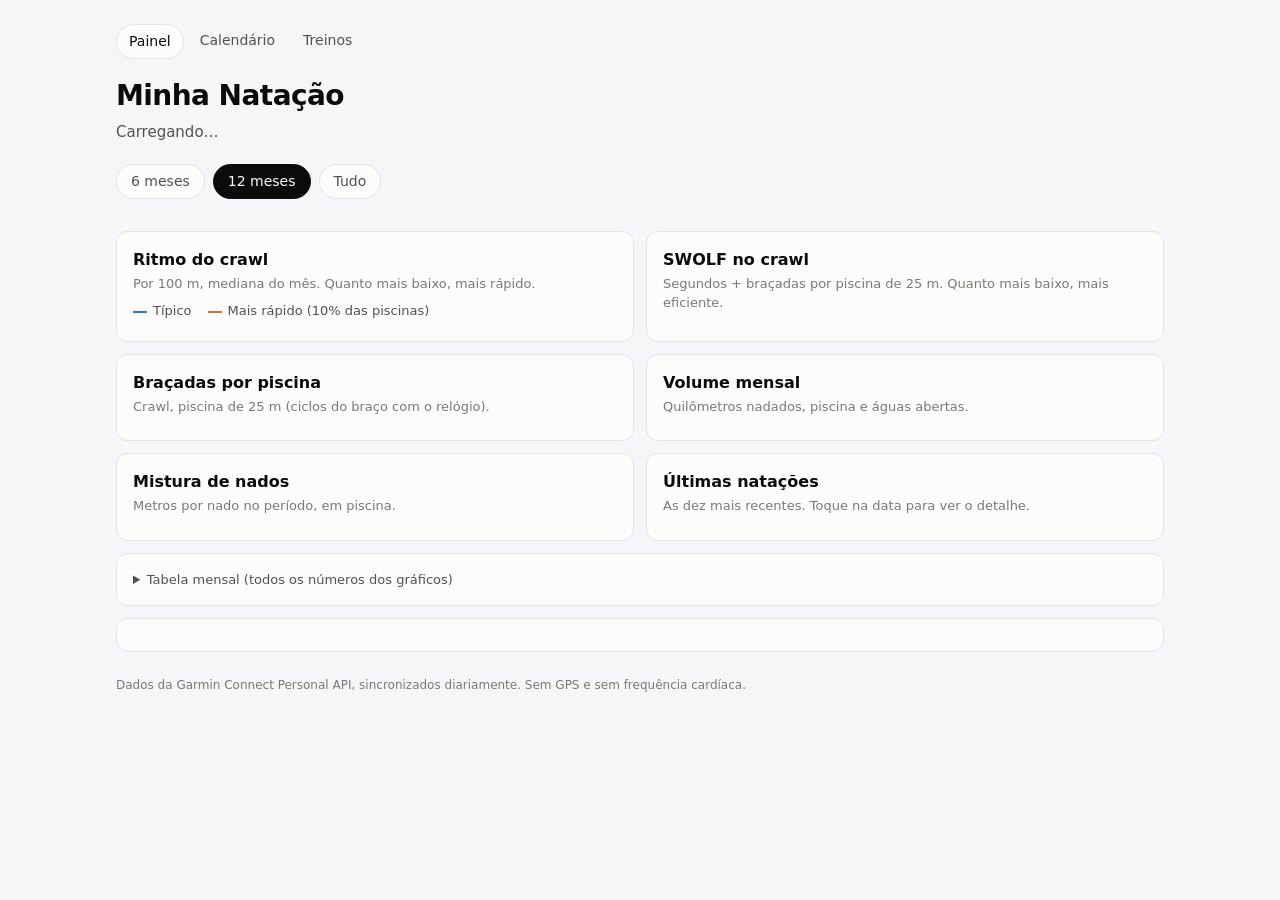
<file: index.html>
<!doctype html>
<html lang="pt-BR">
<head>
<meta charset="utf-8">
<meta name="viewport" content="width=device-width, initial-scale=1">
<title>Minha Natação</title>
<meta http-equiv="refresh" content="0; url=docs/">
<style>body { font: 16px system-ui, sans-serif; margin: 40px 16px; background: #f4f6f8; color: #0b0b0b; }
@media (prefers-color-scheme: dark) { body { background: #111; color: #f0efec; } a { color: #3987e5; } }</style>
</head>
<body><p>Abrindo o painel… <a href="docs/">Clique aqui se não abrir.</a></p></body>
</html>
</file>
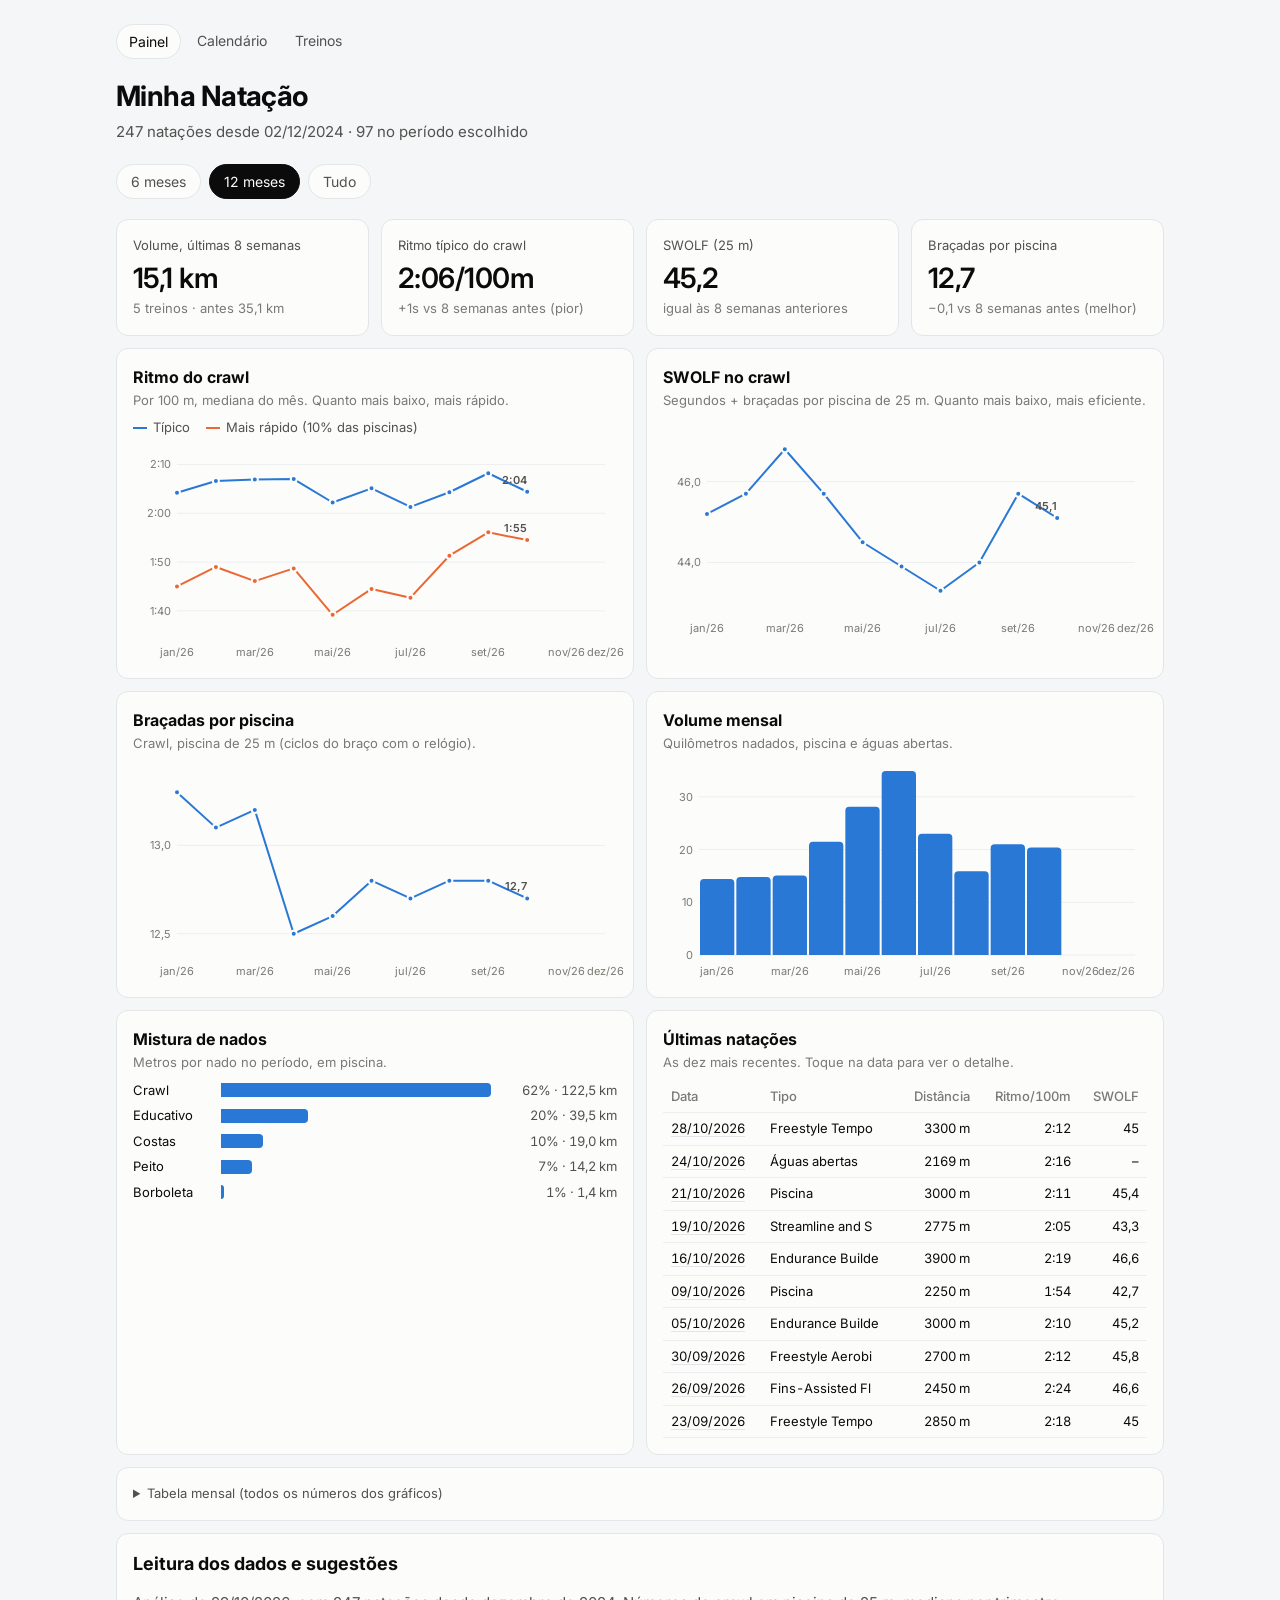
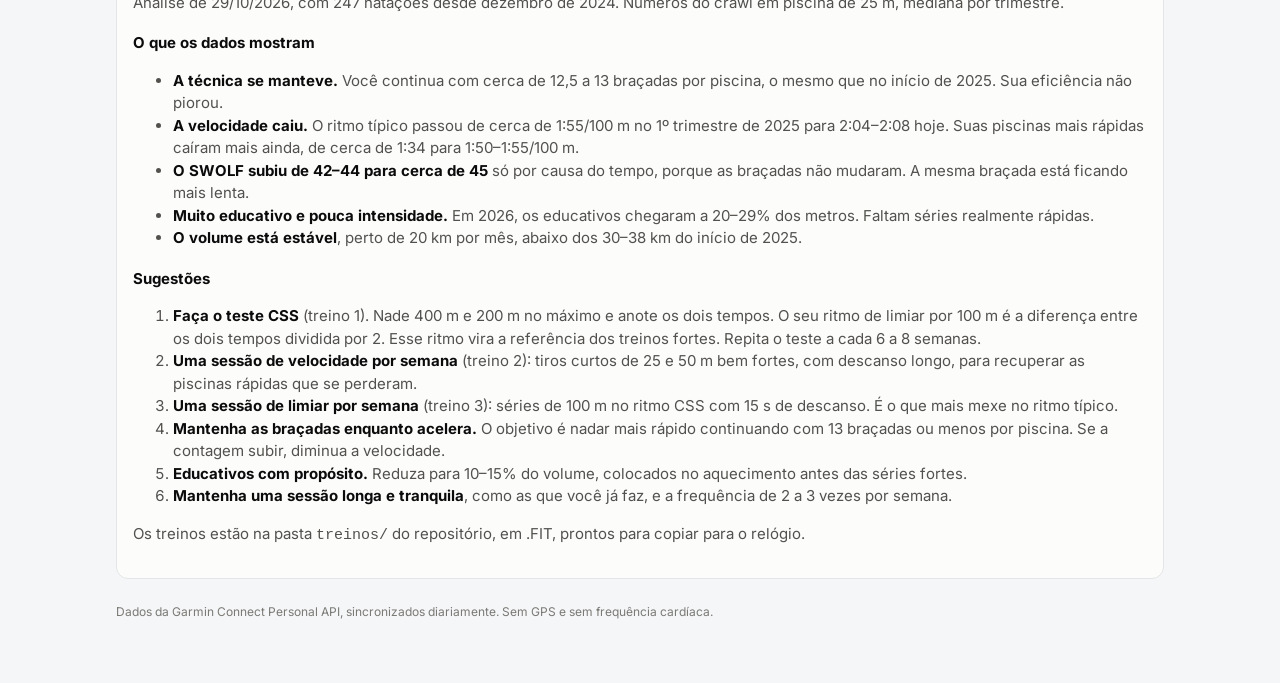
<file: docs/index.html>
<!doctype html>
<html lang="pt-BR">
<head>
<meta charset="utf-8">
<meta name="viewport" content="width=device-width, initial-scale=1">
<title>Minha Natação</title>
<link rel="preconnect" href="https://fonts.googleapis.com">
<link href="https://fonts.googleapis.com/css2?family=Inter:wght@400;500;600;700&display=swap" rel="stylesheet">
<link rel="stylesheet" href="estilo.css">
</head>
<body>
<main>
  <nav class="site-nav"><a href="./" aria-current="page">Painel</a><a href="calendario.html">Calendário</a><a href="treinos.html">Treinos</a></nav>
  <header>
    <h1>Minha Natação</h1>
    <p id="resumo">Carregando…</p>
  </header>

  <div class="filters" role="group" aria-label="Período">
    <button data-meses="6">6 meses</button>
    <button data-meses="12" aria-pressed="true">12 meses</button>
    <button data-meses="0">Tudo</button>
  </div>

  <section class="tiles" id="tiles"></section>

  <section class="grid">
    <div class="card">
      <h2>Ritmo do crawl</h2>
      <p class="sub">Por 100 m, mediana do mês. Quanto mais baixo, mais rápido.</p>
      <div class="legend"><span><i style="background:var(--s1)"></i>Típico</span><span><i style="background:var(--s2)"></i>Mais rápido (10% das piscinas)</span></div>
      <div class="chart" id="c-ritmo"></div>
    </div>
    <div class="card">
      <h2>SWOLF no crawl</h2>
      <p class="sub">Segundos + braçadas por piscina de 25 m. Quanto mais baixo, mais eficiente.</p>
      <div class="chart" id="c-swolf"></div>
    </div>
    <div class="card">
      <h2>Braçadas por piscina</h2>
      <p class="sub">Crawl, piscina de 25 m (ciclos do braço com o relógio).</p>
      <div class="chart" id="c-brac"></div>
    </div>
    <div class="card">
      <h2>Volume mensal</h2>
      <p class="sub">Quilômetros nadados, piscina e águas abertas.</p>
      <div class="chart" id="c-vol"></div>
    </div>
    <div class="card">
      <h2>Mistura de nados</h2>
      <p class="sub">Metros por nado no período, em piscina.</p>
      <div id="c-mix"></div>
    </div>
    <div class="card">
      <h2>Últimas natações</h2>
      <p class="sub">As dez mais recentes. Toque na data para ver o detalhe.</p>
      <div class="tablewrap"><table id="t-ultimas"></table></div>
    </div>
  </section>

  <details class="card" style="margin-top:12px">
    <summary>Tabela mensal (todos os números dos gráficos)</summary>
    <div class="tablewrap"><table id="t-mensal"></table></div>
  </details>

  <section class="card analise" id="analise"></section>

  <footer>Dados da Garmin Connect Personal API, sincronizados diariamente. Sem GPS e sem frequência cardíaca.</footer>
</main>


<script src="comum.js"></script>
<script>
let DADOS = [];
function render(meses) {
  const hoje = new Date();
  const corte = meses ? new Date(hoje.getFullYear(), hoje.getMonth() - meses + 1, 1) : new Date(0);
  const R = DADOS.filter(r => dt(r) >= corte);

  // Meses contínuos no período, inclusive os sem natação.
  const first = new Date(R.length ? R[R.length - 1].data.slice(0, 7) + "-01T00:00" : hoje);
  const labels = []; for (let d = new Date(first.getFullYear(), first.getMonth(), 1); d <= hoje; d.setMonth(d.getMonth() + 1)) labels.push(`${d.getFullYear()}-${String(d.getMonth() + 1).padStart(2, "0")}`);
  const by = Object.fromEntries(labels.map(l => [l, []])); for (const r of R) by[r.data.slice(0, 7)]?.push(r);
  const col = f => labels.map(l => { const v = median(by[l].map(f)); return v == null ? null : Math.round(v * 10) / 10; });
  const ritmo = col(r => r.livre_ritmo_100m_s), rapido = col(r => r.livre_ritmo_rapido_100m_s);
  const swolf = col(r => r.livre_swolf_25m), brac = col(r => r.livre_bracadas_25m);
  const vol = labels.map(l => Math.round(by[l].reduce((a, r) => a + r.distancia_m, 0) / 100) / 10);

  lineChart(document.getElementById("c-ritmo"), labels, [{ name: "Típico", color: css("--s1"), values: ritmo }, { name: "Mais rápido", color: css("--s2"), values: rapido }], mmss);
  lineChart(document.getElementById("c-swolf"), labels, [{ name: "SWOLF", color: css("--s1"), values: swolf }], v => v.toFixed(1).replace(".", ","));
  lineChart(document.getElementById("c-brac"), labels, [{ name: "Braçadas", color: css("--s1"), values: brac }], v => v.toFixed(1).replace(".", ","));
  barChart(document.getElementById("c-vol"), labels, vol, v => `${String(v).replace(".", ",")} km`);

  // Blocos de destaque: últimas 8 semanas contra as 8 anteriores.
  const dias = r => (hoje - dt(r)) / 864e5;
  const recente = DADOS.filter(r => dias(r) <= 56), antes = DADOS.filter(r => dias(r) > 56 && dias(r) <= 112);
  const med = (L, f) => median(L.map(f));
  const tiles = document.getElementById("tiles"); tiles.replaceChildren();
  const km = L => L.reduce((a, r) => a + r.distancia_m, 0) / 1000;
  const comp = (a, b, fmt, menorMelhor) => { if (a == null || b == null) return "sem comparação"; const d = a - b; if (Math.abs(d) < 0.05) return "igual às 8 semanas anteriores"; const melhor = menorMelhor ? d < 0 : d > 0; return `${d > 0 ? "+" : "−"}${fmt(Math.abs(d))} vs 8 semanas antes (${melhor ? "melhor" : "pior"})`; };
  tiles.append(
    tile("Volume, últimas 8 semanas", `${km(recente).toFixed(1).replace(".", ",")} km`, `${recente.length} treinos · antes ${km(antes).toFixed(1).replace(".", ",")} km`),
    tile("Ritmo típico do crawl", `${mmss(med(recente, r => r.livre_ritmo_100m_s))}/100m`, comp(med(recente, r => r.livre_ritmo_100m_s), med(antes, r => r.livre_ritmo_100m_s), v => `${Math.round(v)}s`, true)),
    tile("SWOLF (25 m)", (med(recente, r => r.livre_swolf_25m) ?? 0).toFixed(1).replace(".", ","), comp(med(recente, r => r.livre_swolf_25m), med(antes, r => r.livre_swolf_25m), v => v.toFixed(1).replace(".", ","), true)),
    tile("Braçadas por piscina", (med(recente, r => r.livre_bracadas_25m) ?? 0).toFixed(1).replace(".", ","), comp(med(recente, r => r.livre_bracadas_25m), med(antes, r => r.livre_bracadas_25m), v => v.toFixed(1).replace(".", ","), true)),
  );

  const mix = {}; for (const r of R) for (const [k, v] of Object.entries(r.nados_m || {})) mix[k] = (mix[k] || 0) + v;
  const tot = Object.values(mix).reduce((a, b) => a + b, 0) || 1, maxv = Math.max(...Object.values(mix), 1);
  const mixNode = document.getElementById("c-mix"); mixNode.replaceChildren();
  for (const [k, v] of Object.entries(mix).sort((a, b) => b[1] - a[1])) {
    const row = document.createElement("div"); row.className = "mix-row";
    const n = document.createElement("span"); n.textContent = NADOS[k] || k;
    const track = document.createElement("div"); const bar = document.createElement("div"); bar.className = "bar"; bar.style.width = (v / maxv * 100) + "%"; track.appendChild(bar);
    const val = document.createElement("span"); val.className = "v"; val.textContent = `${Math.round(v / tot * 100)}% · ${(v / 1000).toFixed(1).replace(".", ",")} km`;
    row.append(n, track, val); mixNode.appendChild(row);
  }

  table(document.getElementById("t-ultimas"), ["Data", "Tipo", "Distância", "Ritmo/100m", "SWOLF"],
    DADOS.slice(0, 10).map(r => [{ texto: dataBR(r.data), href: `sessao.html?id=${r.id}` }, r.tipo === "open_water_swimming" ? "Águas abertas" : (r.treino || "Piscina"), `${Math.round(r.distancia_m)} m`, mmss(r.ritmo_100m_s), r.livre_swolf_25m != null ? String(r.livre_swolf_25m).replace(".", ",") : "–"]));
  table(document.getElementById("t-mensal"), ["Mês", "Volume", "Ritmo típico", "Mais rápido", "SWOLF", "Braçadas"],
    labels.map((l, i) => [mesLabel(l), `${String(vol[i]).replace(".", ",")} km`, mmss(ritmo[i]), mmss(rapido[i]), swolf[i] ?? "–", brac[i] ?? "–"]).reverse());

  const n = R.length;
  document.getElementById("resumo").textContent = `${DADOS.length} natações desde ${DADOS.length ? DADOS[DADOS.length - 1].data.slice(0, 10).split("-").reverse().join("/") : "–"} · ${n} no período escolhido`;
}

document.querySelectorAll(".filters button").forEach(b => b.addEventListener("click", () => {
  document.querySelectorAll(".filters button").forEach(o => o.setAttribute("aria-pressed", String(o === b)));
  try { localStorage.setItem("periodo", b.dataset.meses); } catch (e) {}
  render(+b.dataset.meses);
}));

Promise.all([fetch("data/metricas.json").then(r => r.json()), fetch("data/analise.html").then(r => r.ok ? r.text() : "").catch(() => "")]).then(([dados, analise]) => {
  DADOS = dados.sort((a, b) => b.data.localeCompare(a.data) || b.id - a.id);
  // analise.html é escrito por nós no próprio repositório, não vem da API.
  document.getElementById("analise").innerHTML = analise;
  let p = "12"; try { p = localStorage.getItem("periodo") || "12"; } catch (e) {}
  document.querySelector(`.filters button[data-meses="${p}"]`)?.click();
});
</script>
</body>
</html>
</file>
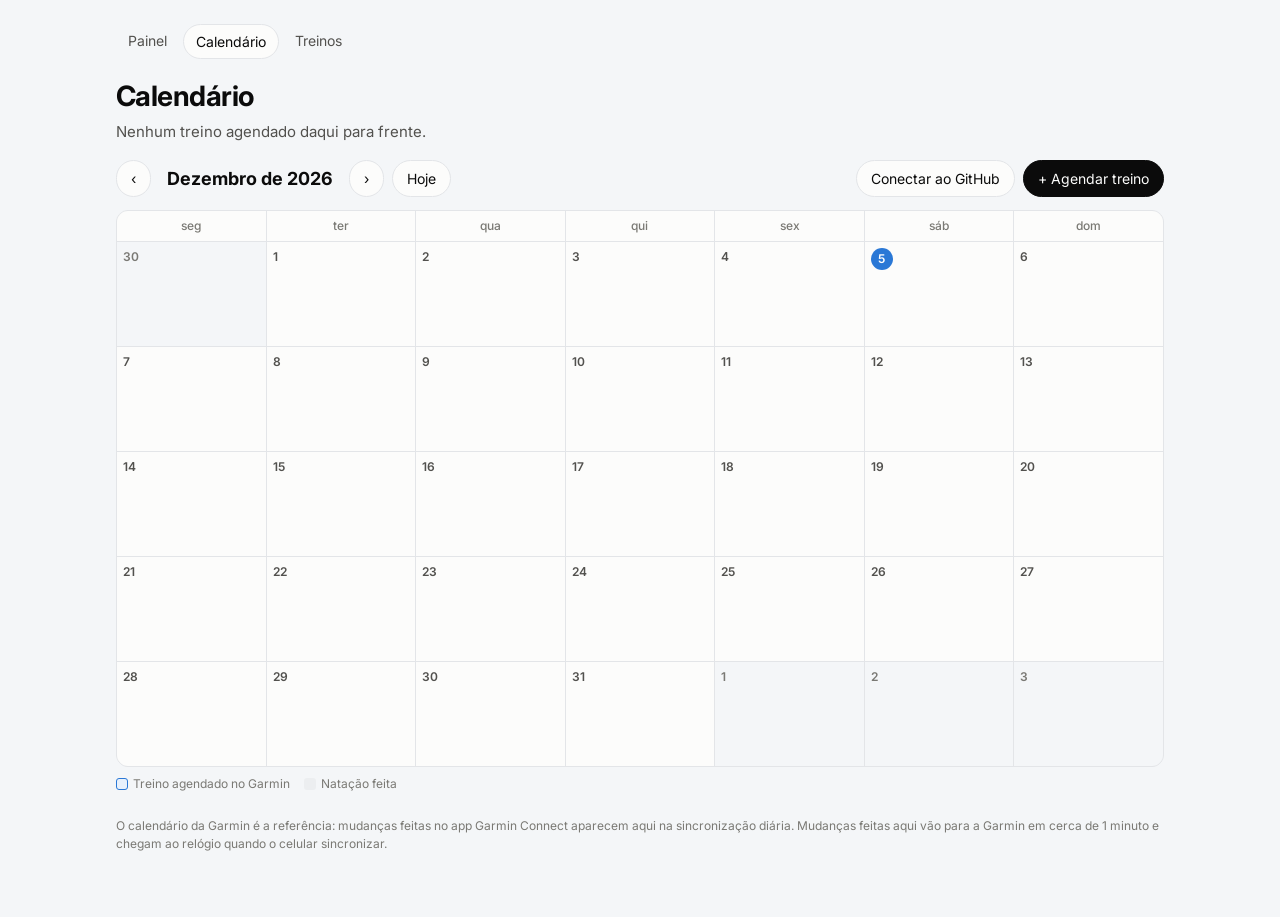
<file: docs/calendario.html>
<!doctype html>
<html lang="pt-BR">
<head>
<meta charset="utf-8">
<meta name="viewport" content="width=device-width, initial-scale=1">
<title>Calendário de Treinos</title>
<link rel="preconnect" href="https://fonts.googleapis.com">
<link href="https://fonts.googleapis.com/css2?family=Inter:wght@400;500;600;700&display=swap" rel="stylesheet">
<link rel="stylesheet" href="estilo.css">
<style>
.barra { display: flex; align-items: center; gap: 8px; margin: 16px 0 12px; flex-wrap: wrap; }
.barra h2 { font-size: 18px; margin: 0 8px; min-width: 150px; }
.btn {
  border: 1px solid var(--border); background: var(--surface); color: var(--text);
  padding: 7px 14px; border-radius: 999px; font: inherit; font-size: 14px; cursor: pointer;
}
.btn.prim { background: var(--text); color: var(--surface); border-color: var(--text); }
.btn.perigo { color: #c2410c; }
.btn:disabled { opacity: .5; cursor: default; }
.espaco { flex: 1; }
.status { font-size: 13px; color: var(--text-2); }
.grade { display: grid; grid-template-columns: repeat(7, 1fr); gap: 1px; background: var(--border); border: 1px solid var(--border); border-radius: 12px; overflow: hidden; }
.grade .cab { background: var(--surface); text-align: center; font-size: 12px; color: var(--muted); padding: 6px 0; font-weight: 500; }
.dia { background: var(--surface); min-height: 104px; padding: 6px; display: flex; flex-direction: column; gap: 4px; }
.dia.fora { background: var(--bg); }
.dia.fora .num { color: var(--muted); }
.dia .num { font-size: 12px; font-weight: 600; color: var(--text-2); }
.dia.hoje .num { background: var(--s1); color: #fff; border-radius: 999px; width: 22px; height: 22px; display: grid; place-items: center; }
.chip {
  display: block; width: 100%; text-align: left; font: inherit; font-size: 12px; line-height: 1.3;
  border-radius: 6px; padding: 4px 6px; cursor: pointer; border: 1px solid transparent; color: var(--text);
  overflow: hidden; text-overflow: ellipsis; white-space: nowrap; text-decoration: none;
}
.chip.plano { background: var(--accent-wash); border-color: var(--s1); }
.chip.plano.passado { opacity: .6; }
.chip.feito { background: var(--grid); }
.chip.pendente { border-style: dashed; opacity: .7; }
.chip b { font-weight: 600; }
.agenda { display: none; }
.agenda .linha { display: grid; grid-template-columns: 64px 1fr; gap: 10px; padding: 10px 0; border-top: 1px solid var(--grid); }
.agenda .linha:first-child { border-top: 0; }
.agenda .d { font-size: 13px; color: var(--text-2); }
.agenda .d b { display: block; font-size: 18px; color: var(--text); }
.agenda .linha.hoje .d b { color: var(--s1); }
.agenda .itens { display: flex; flex-direction: column; gap: 6px; }
.agenda .chip { font-size: 14px; padding: 8px 10px; white-space: normal; }
@media (max-width: 720px) { .grade { display: none; } .agenda { display: block; } }
.leg { display: flex; gap: 14px; font-size: 12px; color: var(--muted); margin-top: 8px; flex-wrap: wrap; }
.leg i { display: inline-block; width: 12px; height: 12px; border-radius: 3px; margin-right: 5px; vertical-align: -2px; }
dialog { border: 1px solid var(--border); border-radius: 14px; background: var(--surface); color: var(--text); padding: 20px; width: min(440px, calc(100vw - 32px)); }
dialog::backdrop { background: rgba(0,0,0,.4); }
dialog h3 { margin: 0 0 4px; font-size: 18px; }
dialog p { color: var(--text-2); font-size: 14px; margin: 6px 0; }
dialog label { display: block; font-size: 13px; color: var(--text-2); margin: 12px 0 4px; }
dialog input, dialog select { width: 100%; font: inherit; padding: 8px 10px; border-radius: 8px; border: 1px solid var(--border); background: var(--bg); color: var(--text); }
dialog .acoes { display: flex; gap: 8px; justify-content: flex-end; margin-top: 16px; flex-wrap: wrap; }
dialog ol { padding-left: 20px; font-size: 14px; color: var(--text-2); }
.aviso { font-size: 13px; background: var(--accent-wash); border-radius: 8px; padding: 8px 10px; color: var(--text-2); }
</style>
</head>
<body>
<main>
  <nav class="site-nav"><a href="./">Painel</a><a href="calendario.html" aria-current="page">Calendário</a><a href="treinos.html">Treinos</a></nav>
  <header>
    <h1>Calendário</h1>
    <p id="resumo">Treinos agendados no Garmin Connect e natações feitas.</p>
  </header>

  <div class="barra">
    <button class="btn" id="ant" aria-label="Mês anterior">‹</button>
    <h2 id="mes"></h2>
    <button class="btn" id="prox" aria-label="Próximo mês">›</button>
    <button class="btn" id="hoje">Hoje</button>
    <span class="espaco"></span>
    <button class="btn" id="conectar">Conectar ao GitHub</button>
    <button class="btn prim" id="novo">+ Agendar treino</button>
  </div>
  <p class="status" id="status" aria-live="polite"></p>

  <section class="grade" id="grade"></section>
  <section class="card agenda" id="agenda"></section>
  <div class="leg">
    <span><i style="background:var(--accent-wash);border:1px solid var(--s1)"></i>Treino agendado no Garmin</span>
    <span><i style="background:var(--grid)"></i>Natação feita</span>
  </div>

  <footer>O calendário da Garmin é a referência: mudanças feitas no app Garmin Connect aparecem aqui na sincronização diária. Mudanças feitas aqui vão para a Garmin em cerca de 1 minuto e chegam ao relógio quando o celular sincronizar.</footer>
</main>

<dialog id="dlg-item">
  <h3 id="item-nome"></h3>
  <p id="item-info"></p>
  <p><a id="item-link" href="#">Ver o treino passo a passo</a></p>
  <label for="item-data">Mudar para o dia</label>
  <input type="date" id="item-data">
  <div class="acoes">
    <button class="btn perigo" id="item-remover">Tirar do calendário</button>
    <button class="btn" id="item-fechar">Fechar</button>
    <button class="btn prim" id="item-mover">Mudar dia</button>
  </div>
</dialog>

<dialog id="dlg-novo">
  <h3>Agendar treino</h3>
  <label for="novo-treino">Treino</label>
  <select id="novo-treino"></select>
  <label for="novo-data">Dia</label>
  <input type="date" id="novo-data">
  <div class="acoes">
    <button class="btn" id="novo-fechar">Cancelar</button>
    <button class="btn prim" id="novo-ok">Agendar</button>
  </div>
</dialog>

<dialog id="dlg-token">
  <h3>Conectar ao GitHub</h3>
  <p>Para mudar o calendário daqui, a página precisa de um token do GitHub que só consegue disparar os fluxos deste repositório. Ele fica salvo só neste navegador.</p>
  <ol>
    <li>Abra <a href="https://github.com/settings/personal-access-tokens/new" target="_blank" rel="noopener">GitHub → Fine-grained token</a>.</li>
    <li>Em <em>Repository access</em>, escolha <em>Only select repositories</em> → <code>natacao</code>.</li>
    <li>Em <em>Permissions</em>: <strong>Actions: Read and write</strong> e <strong>Contents: Read-only</strong>.</li>
    <li>Gere, copie e cole abaixo.</li>
  </ol>
  <label for="token">Token</label>
  <input type="password" id="token" autocomplete="off" placeholder="github_pat_…">
  <p class="aviso">Não use um token com mais permissões que isso. Para revogar, apague-o nas configurações do GitHub.</p>
  <div class="acoes">
    <button class="btn perigo" id="token-sair">Desconectar</button>
    <button class="btn" id="token-fechar">Fechar</button>
    <button class="btn prim" id="token-ok">Salvar</button>
  </div>
</dialog>

<script src="comum.js"></script>
<script>
const REPO = "fernandalpcosta/natacao";
const DIAS = ["seg", "ter", "qua", "qui", "sex", "sáb", "dom"];
const $ = id => document.getElementById(id);
const iso = d => `${d.getFullYear()}-${String(d.getMonth() + 1).padStart(2, "0")}-${String(d.getDate()).padStart(2, "0")}`;
const hojeISO = iso(new Date());

let CAL = [], FEITAS = [], TREINOS = [], pendentes = [];
let ref = new Date(); ref.setDate(1);
let atual = null;

const lerToken = () => { try { return localStorage.getItem("gh-token") || ""; } catch (e) { return ""; } };
const gravarToken = t => { try { t ? localStorage.setItem("gh-token", t) : localStorage.removeItem("gh-token"); } catch (e) {} };
const status = t => { $("status").textContent = t; };

async function carregarCalendario() {
  const tok = lerToken();
  if (tok) {
    // Direto do repositório: não espera o GitHub Pages republicar.
    const r = await fetch(`https://api.github.com/repos/${REPO}/contents/docs/data/calendario.json?ref=main`, { headers: { Authorization: `Bearer ${tok}`, Accept: "application/vnd.github.raw+json" }, cache: "no-store" });
    if (r.ok) return r.json();
  }
  const r = await fetch("data/calendario.json", { cache: "no-store" });
  return r.ok ? r.json() : [];
}

function treinoDe(item) { return TREINOS.find(t => t.arquivo.replace(".fit", "") === item.treino); }

function chipPlano(item) {
  const t = treinoDe(item);
  const a = document.createElement("button");
  a.className = "chip plano" + (item.data < hojeISO ? " passado" : "") + (item.pendente ? " pendente" : "");
  const b = document.createElement("b"); b.textContent = item.nome;
  a.appendChild(b);
  if (t) a.appendChild(document.createTextNode(` · ${(t.total_m / 1000).toFixed(1).replace(".", ",")} km`));
  if (item.pendente) a.appendChild(document.createTextNode(" · enviando…"));
  a.title = item.nome;
  a.addEventListener("click", () => abrirItem(item));
  return a;
}

function chipFeito(r) {
  const a = document.createElement("a");
  a.className = "chip feito"; a.href = `sessao.html?id=${r.id}`;
  a.textContent = `✓ ${(r.distancia_m / 1000).toFixed(1).replace(".", ",")} km${r.tipo === "open_water_swimming" ? " mar" : ""}`;
  a.title = r.treino || "Natação feita";
  return a;
}

function itensDoDia(d) {
  const plano = [...CAL, ...pendentes].filter(i => i.data === d);
  const feitas = FEITAS.filter(r => r.data === d);
  return [...plano.map(chipPlano), ...feitas.map(chipFeito)];
}

function render() {
  const nomeMes = ref.toLocaleDateString("pt-BR", { month: "long", year: "numeric" });
  $("mes").textContent = nomeMes[0].toUpperCase() + nomeMes.slice(1);
  const grade = $("grade"); grade.replaceChildren();
  for (const d of DIAS) { const c = document.createElement("div"); c.className = "cab"; c.textContent = d; grade.appendChild(c); }
  const ini = new Date(ref); ini.setDate(1 - ((ref.getDay() + 6) % 7));
  const agenda = $("agenda"); agenda.replaceChildren();
  const fim = new Date(ref.getFullYear(), ref.getMonth() + 1, 0);
  const total = Math.ceil(((ref.getDay() + 6) % 7 + fim.getDate()) / 7) * 7;
  for (let i = 0; i < total; i++) {
    const dia = new Date(ini); dia.setDate(ini.getDate() + i);
    const d = iso(dia), itens = itensDoDia(d);
    const cel = document.createElement("div");
    cel.className = "dia" + (dia.getMonth() !== ref.getMonth() ? " fora" : "") + (d === hojeISO ? " hoje" : "");
    const n = document.createElement("span"); n.className = "num"; n.textContent = dia.getDate(); cel.appendChild(n);
    itens.forEach(x => cel.appendChild(x));
    grade.appendChild(cel);
    // Agenda (celular): só dias do mês com algo, e hoje.
    if (dia.getMonth() === ref.getMonth() && (itens.length || d === hojeISO)) {
      const l = document.createElement("div"); l.className = "linha" + (d === hojeISO ? " hoje" : "");
      const dd = document.createElement("div"); dd.className = "d";
      const b = document.createElement("b"); b.textContent = dia.getDate();
      dd.append(b, document.createTextNode(DIAS[(dia.getDay() + 6) % 7]));
      const it = document.createElement("div"); it.className = "itens";
      if (itens.length) itensDoDia(d).forEach(x => it.appendChild(x)); else it.textContent = "Hoje, nada agendado";
      l.append(dd, it); agenda.appendChild(l);
    }
  }
  if (!agenda.children.length) agenda.textContent = "Nada neste mês.";
  $("conectar").textContent = lerToken() ? "GitHub conectado" : "Conectar ao GitHub";
}

function abrirItem(item) {
  atual = item;
  $("item-nome").textContent = item.nome;
  const t = treinoDe(item);
  $("item-info").textContent = `${new Date(item.data + "T12:00").toLocaleDateString("pt-BR", { weekday: "long", day: "numeric", month: "long" })}${t ? ` · ${t.total_m.toLocaleString("pt-BR")} m` : ""}`;
  $("item-link").href = t ? `treinos.html#${item.treino}` : "https://connect.garmin.com/modern/calendar";
  $("item-link").textContent = t ? "Ver o treino passo a passo" : "Abrir no Garmin Connect";
  $("item-data").value = item.data;
  const pode = !item.pendente && item.agendamento_id;
  $("item-mover").disabled = $("item-remover").disabled = !pode;
  $("dlg-item").showModal();
}

async function disparar(inputs, descricao) {
  const tok = lerToken();
  if (!tok) {
    status(`Para ${descricao}, conecte ao GitHub primeiro (botão "Conectar ao GitHub"), ou use Actions → Calendario de treinos no GitHub.`);
    $("dlg-token").showModal();
    return false;
  }
  const r = await fetch(`https://api.github.com/repos/${REPO}/actions/workflows/calendario.yml/dispatches`, {
    method: "POST", headers: { Authorization: `Bearer ${tok}`, Accept: "application/vnd.github+json" },
    body: JSON.stringify({ ref: "main", inputs }),
  });
  if (r.status !== 204) { status(`O GitHub recusou o pedido (HTTP ${r.status}). Confira o token e as permissões.`); return false; }
  status(`Pedido enviado: ${descricao}. A Garmin atualiza em cerca de 1 minuto…`);
  esperarMudanca();
  return true;
}

async function esperarMudanca() {
  const antes = JSON.stringify(CAL);
  for (let i = 0; i < 24; i++) {
    await new Promise(r => setTimeout(r, 10000));
    const novo = await carregarCalendario().catch(() => null);
    if (novo && JSON.stringify(novo) !== antes) {
      CAL = novo; pendentes = []; render();
      status("Calendário atualizado na Garmin. O relógio recebe na próxima sincronização do celular.");
      return;
    }
  }
  status("Ainda não atualizou. Veja em Actions → Calendario de treinos no GitHub se houve erro.");
}

$("item-mover").addEventListener("click", async () => {
  const nova = $("item-data").value;
  if (!nova || nova === atual.data) return;
  $("dlg-item").close();
  if (await disparar({ acao: "mover", agendamento_id: String(atual.agendamento_id), data: nova }, `mover ${atual.nome} para ${dataBR(nova)}`)) {
    CAL = CAL.filter(i => i !== atual); pendentes.push({ ...atual, data: nova, pendente: true }); render();
  }
});
$("item-remover").addEventListener("click", async () => {
  if (!confirm(`Tirar "${atual.nome}" do calendário da Garmin? O treino continua na sua biblioteca.`)) return;
  $("dlg-item").close();
  if (await disparar({ acao: "remover", agendamento_id: String(atual.agendamento_id) }, `tirar ${atual.nome} do calendário`)) {
    CAL = CAL.filter(i => i !== atual); render();
  }
});
$("item-fechar").addEventListener("click", () => $("dlg-item").close());

$("novo").addEventListener("click", () => { $("novo-data").value = hojeISO; $("dlg-novo").showModal(); });
$("novo-fechar").addEventListener("click", () => $("dlg-novo").close());
$("novo-ok").addEventListener("click", async () => {
  const stem = $("novo-treino").value, data = $("novo-data").value;
  if (!stem || !data) return;
  $("dlg-novo").close();
  const t = TREINOS.find(x => x.arquivo === stem + ".fit");
  if (await disparar({ acao: "agendar", treino: stem, data }, `agendar ${t.nome} em ${dataBR(data)}`)) {
    pendentes.push({ data, nome: t.nome, treino: stem, pendente: true }); render();
  }
});

$("conectar").addEventListener("click", () => { $("token").value = ""; $("dlg-token").showModal(); });
$("token-fechar").addEventListener("click", () => $("dlg-token").close());
$("token-sair").addEventListener("click", () => { gravarToken(""); $("dlg-token").close(); render(); status("Desconectado. O token foi apagado deste navegador."); });
$("token-ok").addEventListener("click", async () => {
  const t = $("token").value.trim(); if (!t) return;
  const r = await fetch(`https://api.github.com/repos/${REPO}/actions/workflows/calendario.yml`, { headers: { Authorization: `Bearer ${t}` } });
  if (!r.ok) { status(`Esse token não acessa o repositório (HTTP ${r.status}).`); return; }
  gravarToken(t); $("dlg-token").close(); render(); status("GitHub conectado. Agora dá para mudar o calendário por aqui.");
});

$("ant").addEventListener("click", () => { ref.setMonth(ref.getMonth() - 1); render(); });
$("prox").addEventListener("click", () => { ref.setMonth(ref.getMonth() + 1); render(); });
$("hoje").addEventListener("click", () => { ref = new Date(); ref.setDate(1); render(); });

Promise.all([carregarCalendario(), fetch("data/metricas.json").then(r => r.json()), fetch("treinos/index.json").then(r => r.json())]).then(([cal, met, tr]) => {
  CAL = cal; FEITAS = met; TREINOS = tr;
  const sel = $("novo-treino");
  for (const t of TREINOS) { const o = document.createElement("option"); o.value = t.arquivo.replace(".fit", ""); o.textContent = `${t.nome} · ${t.total_m.toLocaleString("pt-BR")} m`; sel.appendChild(o); }
  const prox = CAL.filter(i => i.data >= hojeISO);
  $("resumo").textContent = prox.length ? `Próximo treino: ${prox[0].nome}, ${dataBR(prox[0].data)}.` : "Nenhum treino agendado daqui para frente.";
  render();
});
</script>
</body>
</html>
</file>
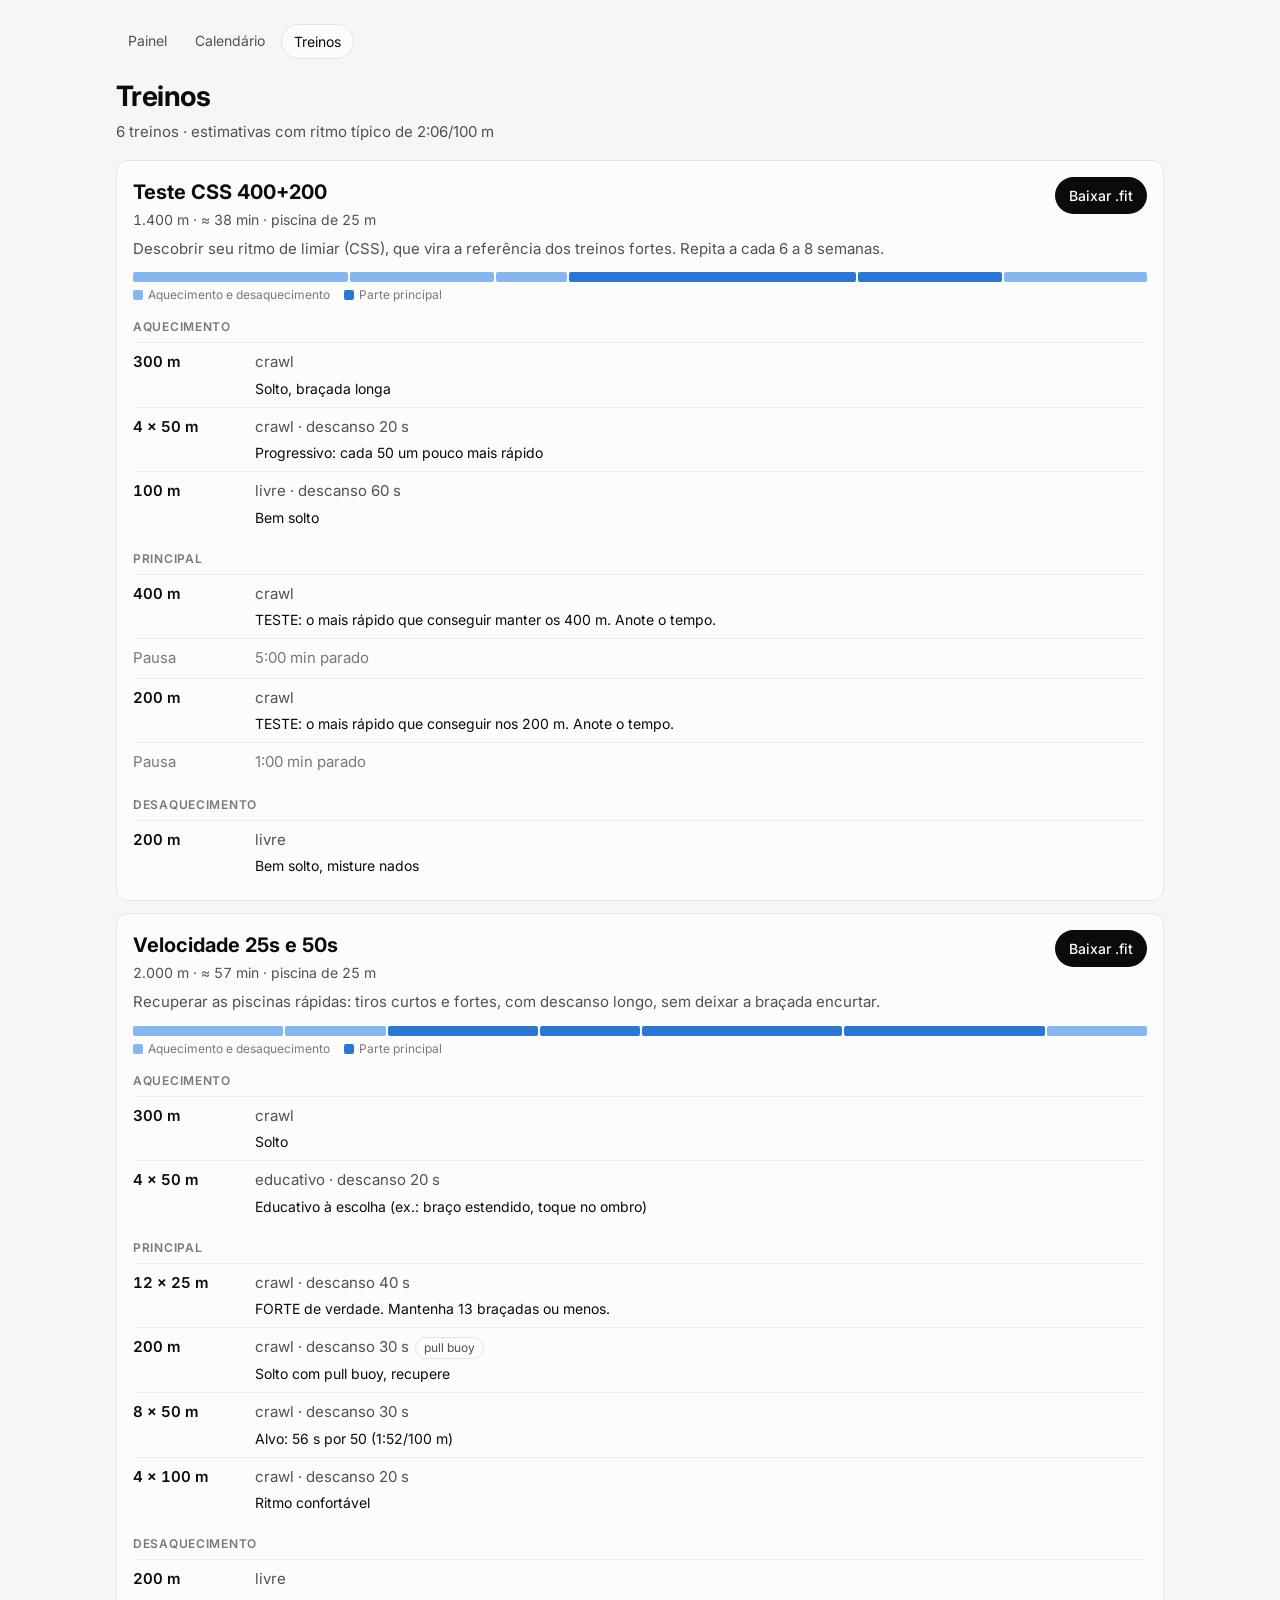
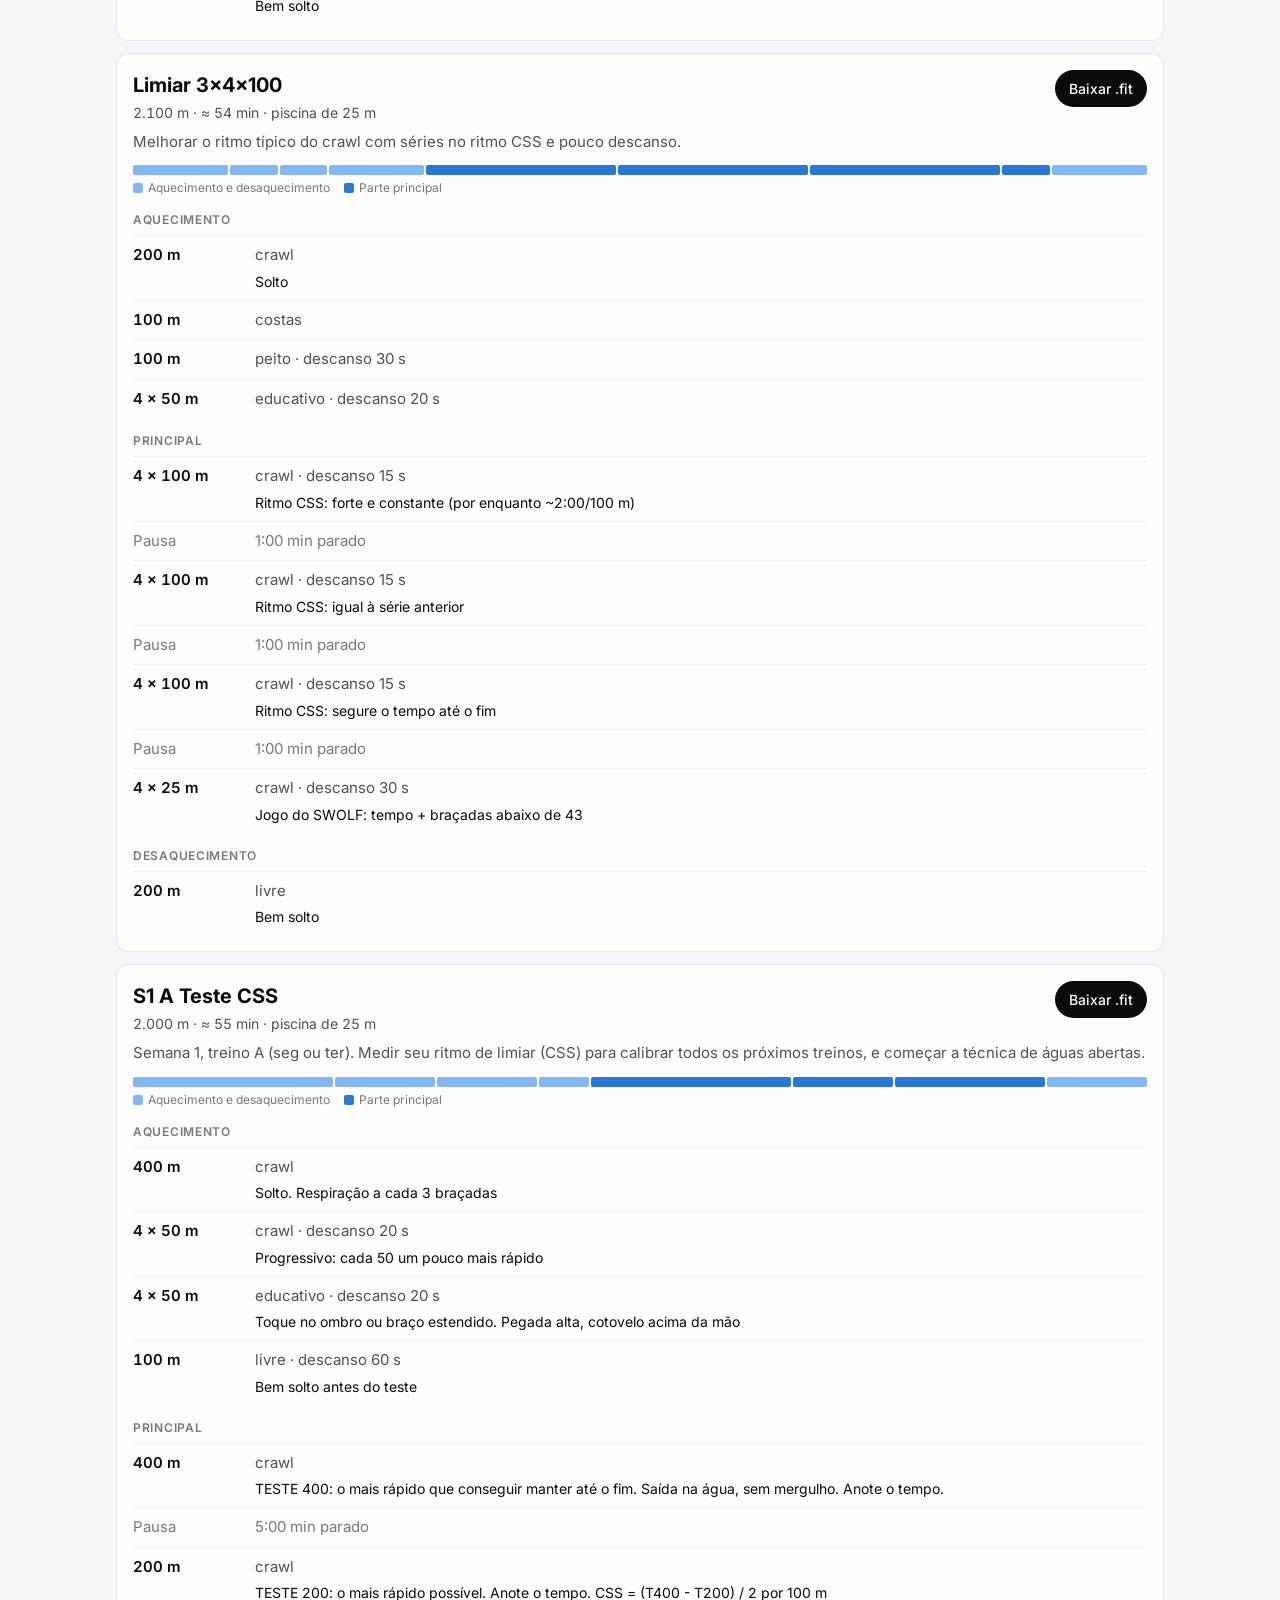
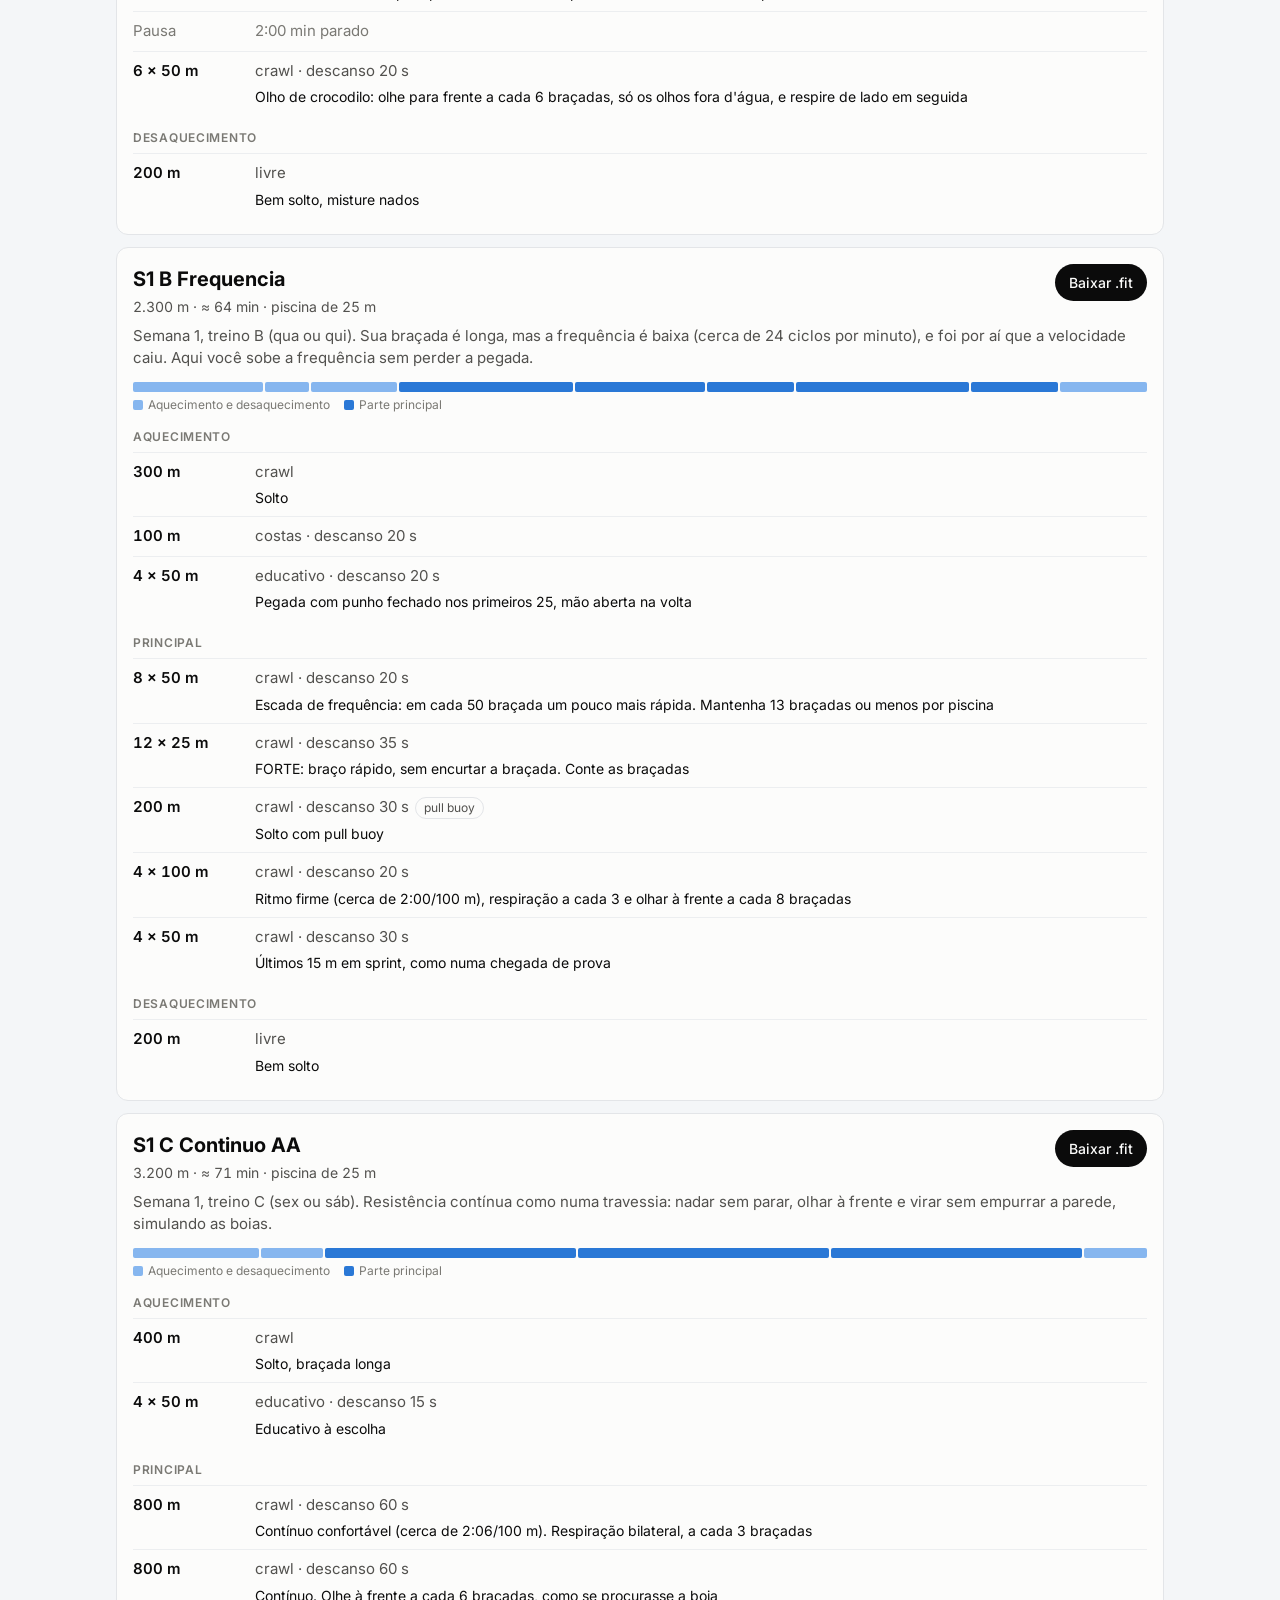
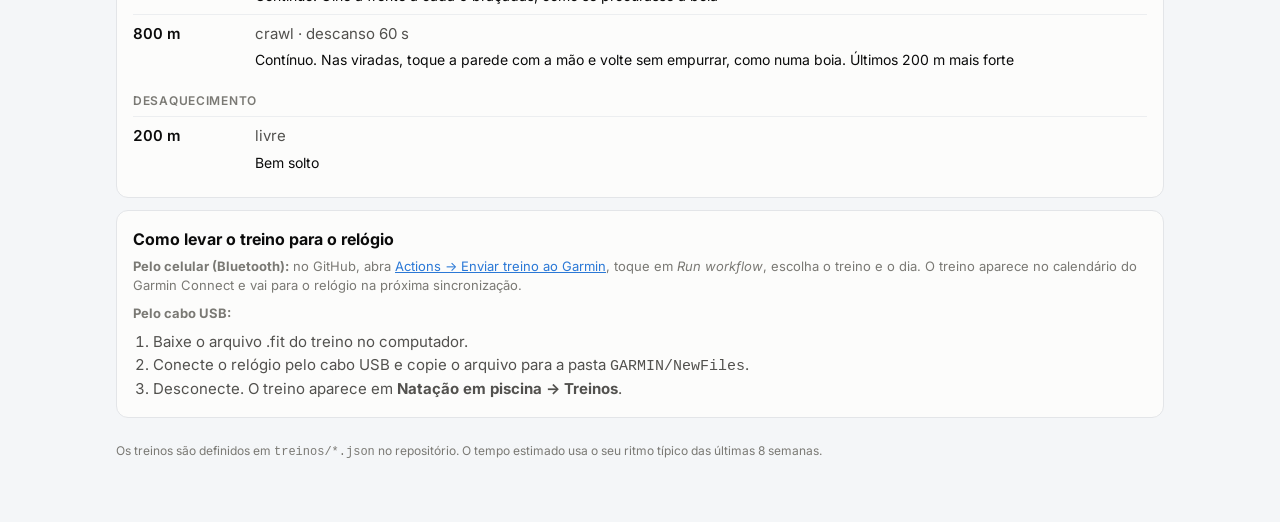
<file: docs/treinos.html>
<!doctype html>
<html lang="pt-BR">
<head>
<meta charset="utf-8">
<meta name="viewport" content="width=device-width, initial-scale=1">
<title>Treinos de Natação</title>
<link rel="preconnect" href="https://fonts.googleapis.com">
<link href="https://fonts.googleapis.com/css2?family=Inter:wght@400;500;600;700&display=swap" rel="stylesheet">
<link rel="stylesheet" href="estilo.css">
<style>
.treinos { display: grid; gap: 12px; margin-top: 16px; }
.treino-head { display: flex; justify-content: space-between; gap: 12px; align-items: flex-start; flex-wrap: wrap; }
.treino-head h2 { font-size: 20px; }
.meta { color: var(--text-2); font-size: 14px; margin-top: 2px; font-variant-numeric: tabular-nums; }
.objetivo { color: var(--text-2); margin: 8px 0 12px; }
.baixar {
  display: inline-flex; align-items: center; gap: 6px; background: var(--text); color: var(--surface);
  text-decoration: none; padding: 8px 14px; border-radius: 999px; font-size: 14px; font-weight: 500; white-space: nowrap;
}
.perfil { display: flex; gap: 2px; height: 10px; margin: 4px 0 4px; }
.perfil span { border-radius: 2px; }
.perfil-legenda { display: flex; gap: 14px; font-size: 12px; color: var(--muted); margin-bottom: 8px; flex-wrap: wrap; }
.perfil-legenda i { display: inline-block; width: 10px; height: 10px; border-radius: 2px; margin-right: 5px; vertical-align: -1px; }
.fase { margin-top: 14px; }
.fase h3 { font-size: 12px; text-transform: uppercase; letter-spacing: .06em; color: var(--muted); margin: 0 0 6px; font-weight: 600; }
.passo { display: grid; grid-template-columns: 110px 1fr; gap: 4px 12px; padding: 8px 0; border-top: 1px solid var(--grid); }
.passo .qtd { font-weight: 600; font-variant-numeric: tabular-nums; }
.passo .det { color: var(--text-2); }
.passo .nota { grid-column: 2; color: var(--text); font-size: 14px; }
.tag { display: inline-block; font-size: 12px; padding: 1px 8px; border-radius: 999px; border: 1px solid var(--border); color: var(--text-2); margin-left: 6px; }
.passo.pausa .qtd, .passo.pausa .det { color: var(--muted); font-weight: 400; }
.como ol { margin: 8px 0 0; padding-left: 20px; color: var(--text-2); }
@media (max-width: 480px) { .passo { grid-template-columns: 84px 1fr; } }
</style>
</head>
<body>
<main>
  <nav class="site-nav"><a href="./">Painel</a><a href="calendario.html">Calendário</a><a href="treinos.html" aria-current="page">Treinos</a></nav>
  <header>
    <h1>Treinos</h1>
    <p id="resumo">Carregando…</p>
  </header>

  <section class="treinos" id="lista"></section>

  <section class="card como" style="margin-top:12px">
    <h2>Como levar o treino para o relógio</h2>
    <p class="sub" style="margin-top:6px"><strong>Pelo celular (Bluetooth):</strong> no GitHub, abra <a href="https://github.com/fernandalpcosta/natacao/actions/workflows/enviar-treino.yml">Actions → Enviar treino ao Garmin</a>, toque em <em>Run workflow</em>, escolha o treino e o dia. O treino aparece no calendário do Garmin Connect e vai para o relógio na próxima sincronização.</p>
    <p class="sub"><strong>Pelo cabo USB:</strong></p>
    <ol>
      <li>Baixe o arquivo .fit do treino no computador.</li>
      <li>Conecte o relógio pelo cabo USB e copie o arquivo para a pasta <code>GARMIN/NewFiles</code>.</li>
      <li>Desconecte. O treino aparece em <strong>Natação em piscina → Treinos</strong>.</li>
    </ol>
  </section>

  <footer>Os treinos são definidos em <code>treinos/*.json</code> no repositório. O tempo estimado usa o seu ritmo típico das últimas 8 semanas.</footer>
</main>

<script src="comum.js"></script>
<script>
const NADO_PT = { crawl: "crawl", costas: "costas", peito: "peito", borboleta: "borboleta", educativo: "educativo", medley: "medley", livre: "livre" };
const EQUIP_PT = { nadadeira: "nadadeira", prancha: "prancha", palmar: "palmar", pullbuoy: "pull buoy", snorkel: "snorkel" };
const FASES = { aquecimento: "Aquecimento", principal: "Principal", desaquecimento: "Desaquecimento" };
const COR_FASE = { aquecimento: "#86b6ef", principal: null, desaquecimento: "#86b6ef" };

const node = (tag, cls, text) => { const n = document.createElement(tag); if (cls) n.className = cls; if (text != null) n.textContent = text; return n; };

function duracao(blocos, ritmo) {
  let s = 0;
  for (const b of blocos) {
    const n = b.repetir || 1;
    if (b.m) s += b.m * n * ritmo / 100;
    s += (b.descanso_s || 0) * n;
  }
  return s;
}

function passo(b) {
  const p = node("div", "passo" + (b.m ? "" : " pausa"));
  if (!b.m) {
    p.append(node("span", "qtd", "Pausa"), node("span", "det", b.descanso_s ? `${b.descanso_s >= 60 ? mmss(b.descanso_s) + " min" : b.descanso_s + " s"} parado` : "até apertar o botão"));
    return p;
  }
  const n = b.repetir || 1;
  p.appendChild(node("span", "qtd", n > 1 ? `${n} × ${b.m} m` : `${b.m} m`));
  const det = node("span", "det", NADO_PT[b.nado || "livre"] + (b.descanso_s ? ` · descanso ${b.descanso_s} s` : ""));
  if (b.equip) det.appendChild(node("span", "tag", EQUIP_PT[b.equip] || b.equip));
  p.appendChild(det);
  if (b.nota) p.appendChild(node("span", "nota", b.nota));
  return p;
}

function cartao(t, ritmo) {
  const c = node("article", "card");
  c.id = t.arquivo.replace(".fit", "");
  const head = node("div", "treino-head");
  const tit = node("div");
  tit.append(node("h2", null, t.nome), node("div", "meta", `${t.total_m.toLocaleString("pt-BR")} m · ≈ ${Math.round(duracao(t.blocos, ritmo) / 60)} min · piscina de ${t.piscina_m || 25} m`));
  const a = node("a", "baixar", "Baixar .fit"); a.href = `treinos/${t.arquivo}`; a.download = t.arquivo;
  head.append(tit, a);
  c.appendChild(head);
  if (t.objetivo) c.appendChild(node("p", "objetivo", t.objetivo));

  // Perfil: cada bloco de nado proporcional à distância, cor por fase.
  const perfil = node("div", "perfil");
  for (const b of t.blocos) {
    if (!b.m) continue;
    const s = node("span"); s.style.flex = String(b.m * (b.repetir || 1));
    s.style.background = COR_FASE[b.tipo || "principal"] || css("--s1");
    s.title = `${b.repetir > 1 ? b.repetir + " × " : ""}${b.m} m`;
    perfil.appendChild(s);
  }
  c.appendChild(perfil);
  const leg = node("div", "perfil-legenda");
  for (const [nome, cor] of [["Aquecimento e desaquecimento", COR_FASE.aquecimento], ["Parte principal", css("--s1")]]) {
    const s = node("span"); const i = node("i"); i.style.background = cor; s.append(i, document.createTextNode(nome)); leg.appendChild(s);
  }
  c.appendChild(leg);

  // Na ordem do treino; uma pausa fica na fase em que aparece.
  let sec = null, faseAtual = null;
  for (const b of t.blocos) {
    const fase = b.m ? (b.tipo || "principal") : faseAtual;
    if (fase !== faseAtual || !sec) {
      faseAtual = fase;
      sec = node("div", "fase");
      sec.appendChild(node("h3", null, FASES[fase] || "Principal"));
      c.appendChild(sec);
    }
    sec.appendChild(passo(b));
  }
  return c;
}

Promise.all([fetch("treinos/index.json").then(r => r.json()), fetch("data/metricas.json").then(r => r.json())]).then(([treinos, dados]) => {
  const hoje = new Date();
  const recentes = dados.filter(r => (hoje - dt(r)) / 864e5 <= 56);
  const ritmo = median(recentes.map(r => r.livre_ritmo_100m_s)) || median(dados.map(r => r.livre_ritmo_100m_s)) || 125;
  document.getElementById("resumo").textContent = `${treinos.length} treinos · estimativas com ritmo típico de ${mmss(ritmo)}/100 m`;
  const lista = document.getElementById("lista");
  treinos.forEach(t => lista.appendChild(cartao(t, ritmo)));
  if (location.hash) document.querySelector(location.hash)?.scrollIntoView();
});
</script>
</body>
</html>
</file>
<file: docs/estilo.css>
:root {
  color-scheme: light;
  --bg: #f4f6f8;
  --surface: #fcfcfb;
  --border: #e3e5e8;
  --grid: #eceef0;
  --text: #0b0b0b;
  --text-2: #52514e;
  --muted: #7a7974;
  --s1: #2a78d6;
  --s2: #eb6834;
  --s3: #1baf7a;
  --s4: #eda100;
  --s5: #e87ba4;
  --accent-wash: #e8f1fc;
}
@media (prefers-color-scheme: dark) {
  :root:not([data-theme="light"]) {
    color-scheme: dark;
    --bg: #111111;
    --surface: #1a1a19;
    --border: #2c2c2a;
    --grid: #262624;
    --text: #f0efec;
    --text-2: #c3c2b7;
    --muted: #8f8e86;
    --s1: #3987e5;
    --s2: #d95926;
    --s3: #199e70;
    --s4: #c98500;
    --s5: #d55181;
    --accent-wash: #16263a;
  }
}
:root[data-theme="dark"] {
  color-scheme: dark;
  --bg: #111111;
  --surface: #1a1a19;
  --border: #2c2c2a;
  --grid: #262624;
  --text: #f0efec;
  --text-2: #c3c2b7;
  --muted: #8f8e86;
  --s1: #3987e5;
  --s2: #d95926;
  --s3: #199e70;
  --s4: #c98500;
  --s5: #d55181;
  --accent-wash: #16263a;
}
* { box-sizing: border-box; }
body {
  margin: 0; background: var(--bg); color: var(--text);
  font: 15px/1.5 Inter, system-ui, -apple-system, sans-serif;
}
main { max-width: 1080px; margin: 0 auto; padding: 24px 16px 64px; }
header h1 { font-size: 28px; margin: 0 0 4px; letter-spacing: -0.02em; }
header p { margin: 0; color: var(--text-2); }
.filters { display: flex; gap: 8px; margin: 20px 0; flex-wrap: wrap; }
.filters button {
  border: 1px solid var(--border); background: var(--surface); color: var(--text-2);
  padding: 6px 14px; border-radius: 999px; font: inherit; font-size: 14px; cursor: pointer;
}
.filters button[aria-pressed="true"] { background: var(--text); color: var(--surface); border-color: var(--text); }
.tiles { display: grid; grid-template-columns: repeat(auto-fit, minmax(170px, 1fr)); gap: 12px; }
.tile, .card { background: var(--surface); border: 1px solid var(--border); border-radius: 12px; padding: 16px; }
.tile .label { color: var(--text-2); font-size: 13px; }
.tile .value { font-size: 28px; font-weight: 600; letter-spacing: -0.02em; margin-top: 2px; }
.tile .delta { font-size: 13px; color: var(--muted); }
.grid { display: grid; grid-template-columns: repeat(auto-fit, minmax(min(100%, 480px), 1fr)); gap: 12px; margin-top: 12px; }
.card h2 { font-size: 16px; margin: 0; }
.card .sub { color: var(--muted); font-size: 13px; margin: 2px 0 8px; }
.legend { display: flex; gap: 16px; font-size: 13px; color: var(--text-2); margin-bottom: 4px; flex-wrap: wrap; }
.legend i { display: inline-block; width: 14px; height: 2px; vertical-align: middle; margin-right: 6px; }
.chart { position: relative; }
.chart svg { display: block; width: 100%; height: auto; overflow: visible; }
.chart text { fill: var(--muted); font-size: 11px; font-family: inherit; }
.tip {
  position: absolute; pointer-events: none; background: var(--surface); border: 1px solid var(--border);
  border-radius: 8px; padding: 8px 10px; font-size: 13px; box-shadow: 0 4px 16px rgba(0,0,0,.12);
  white-space: nowrap; display: none; z-index: 2;
}
.tip .t { color: var(--muted); font-size: 12px; margin-bottom: 2px; }
.tip .r { display: flex; align-items: center; gap: 6px; }
.tip .r b { color: var(--text); }
.tip .r span { color: var(--text-2); }
.tip i { width: 12px; height: 2px; display: inline-block; }
details { margin-top: 8px; font-size: 13px; color: var(--text-2); }
summary { cursor: pointer; }
.tablewrap { overflow-x: auto; }
table { border-collapse: collapse; width: 100%; font-size: 13px; font-variant-numeric: tabular-nums; }
th, td { text-align: right; padding: 6px 8px; border-bottom: 1px solid var(--grid); white-space: nowrap; }
th:first-child, td:first-child { text-align: left; }
#t-ultimas th:nth-child(2), #t-ultimas td:nth-child(2) { text-align: left; }
th { color: var(--muted); font-weight: 500; }
.analise { margin-top: 12px; }
.analise h2 { font-size: 18px; margin: 0 0 4px; }
.analise h3 { font-size: 15px; margin: 18px 0 4px; }
.analise p, .analise li { color: var(--text-2); }
.analise strong { color: var(--text); }
.mix-row { display: grid; grid-template-columns: 80px 1fr 118px; gap: 8px; align-items: center; margin: 6px 0; font-size: 13px; }
.mix-row .bar { height: 14px; background: var(--s1); border-radius: 0 4px 4px 0; }
.mix-row .v { text-align: right; color: var(--text-2); font-variant-numeric: tabular-nums; }
footer { margin-top: 24px; color: var(--muted); font-size: 12px; }
.site-nav { display: flex; gap: 4px; margin: 0 0 16px; font-size: 14px; }
.site-nav a { color: var(--text-2); text-decoration: none; padding: 6px 12px; border-radius: 999px; }
.site-nav a[aria-current="page"] { background: var(--surface); color: var(--text); border: 1px solid var(--border); }
a { color: var(--s1); }
td a { color: inherit; text-decoration: underline; text-decoration-color: var(--border); text-underline-offset: 3px; }
td a:hover { text-decoration-color: currentColor; }
</file>
